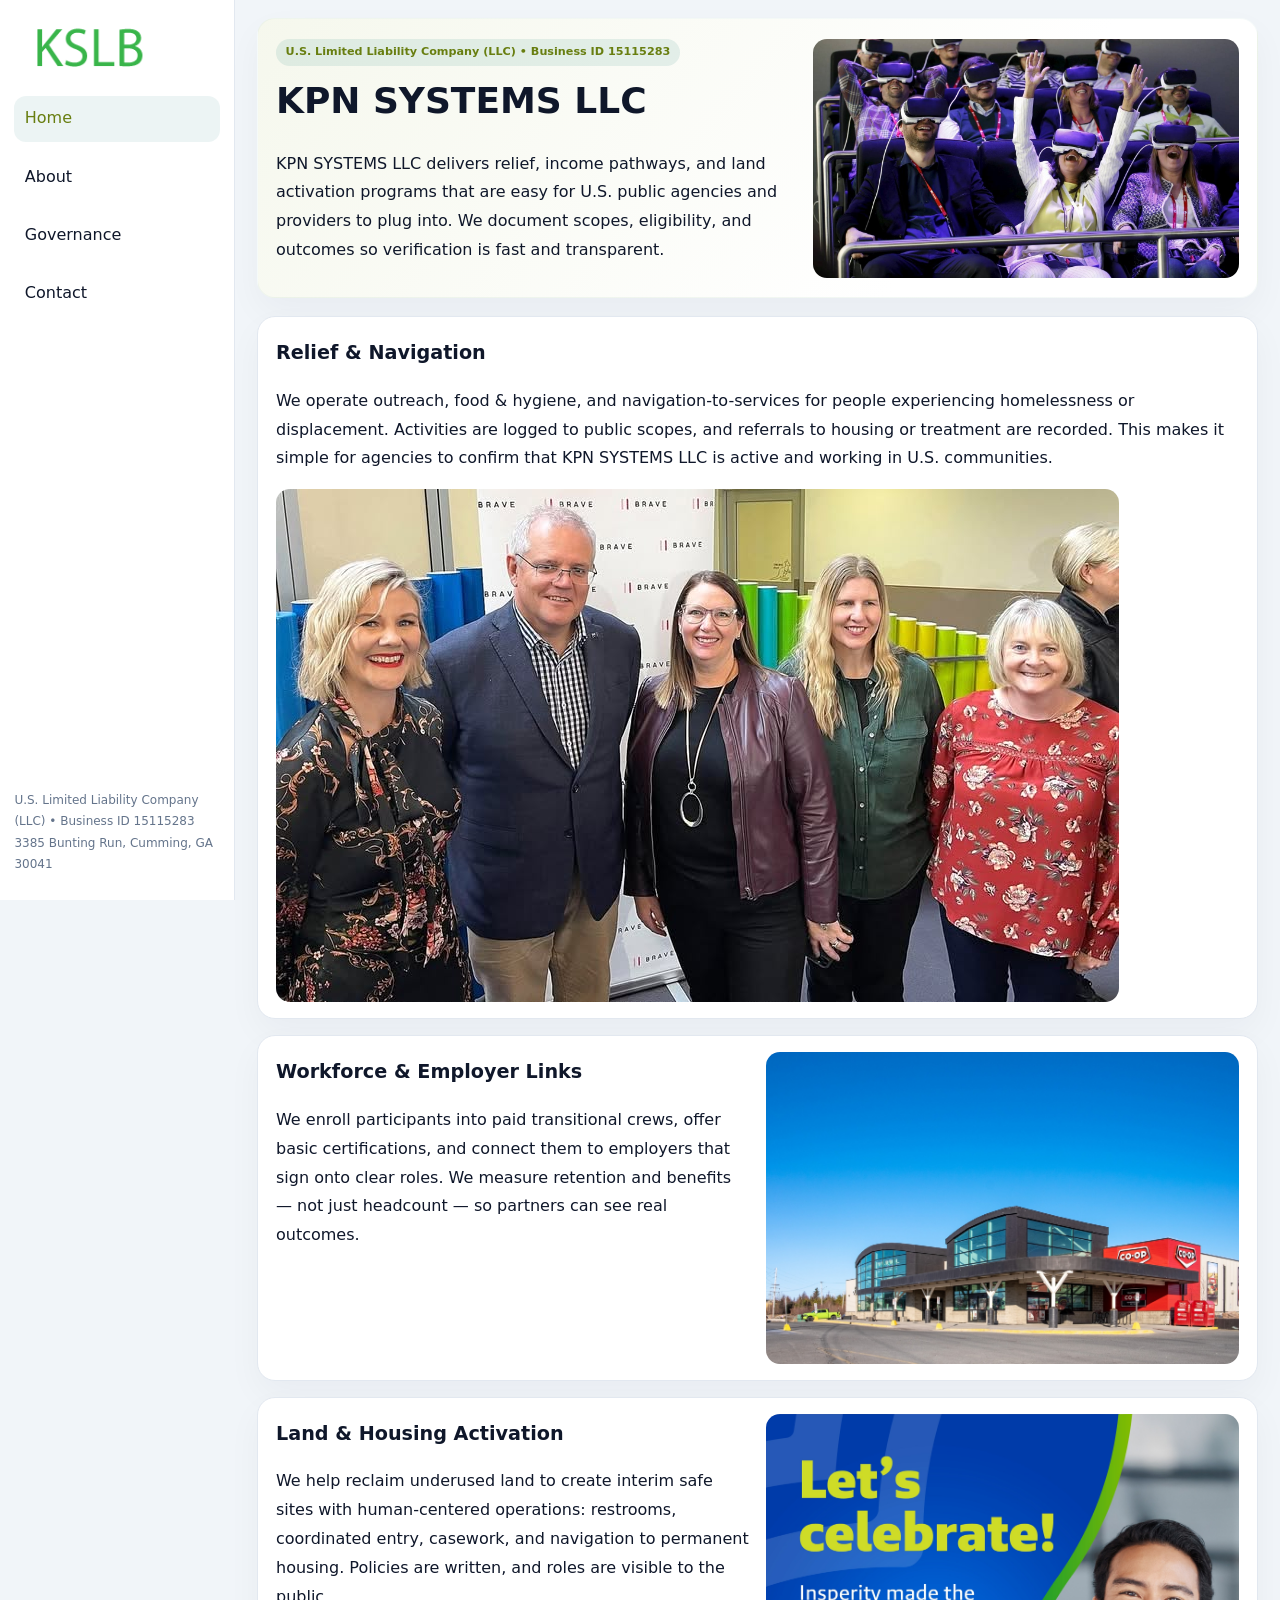
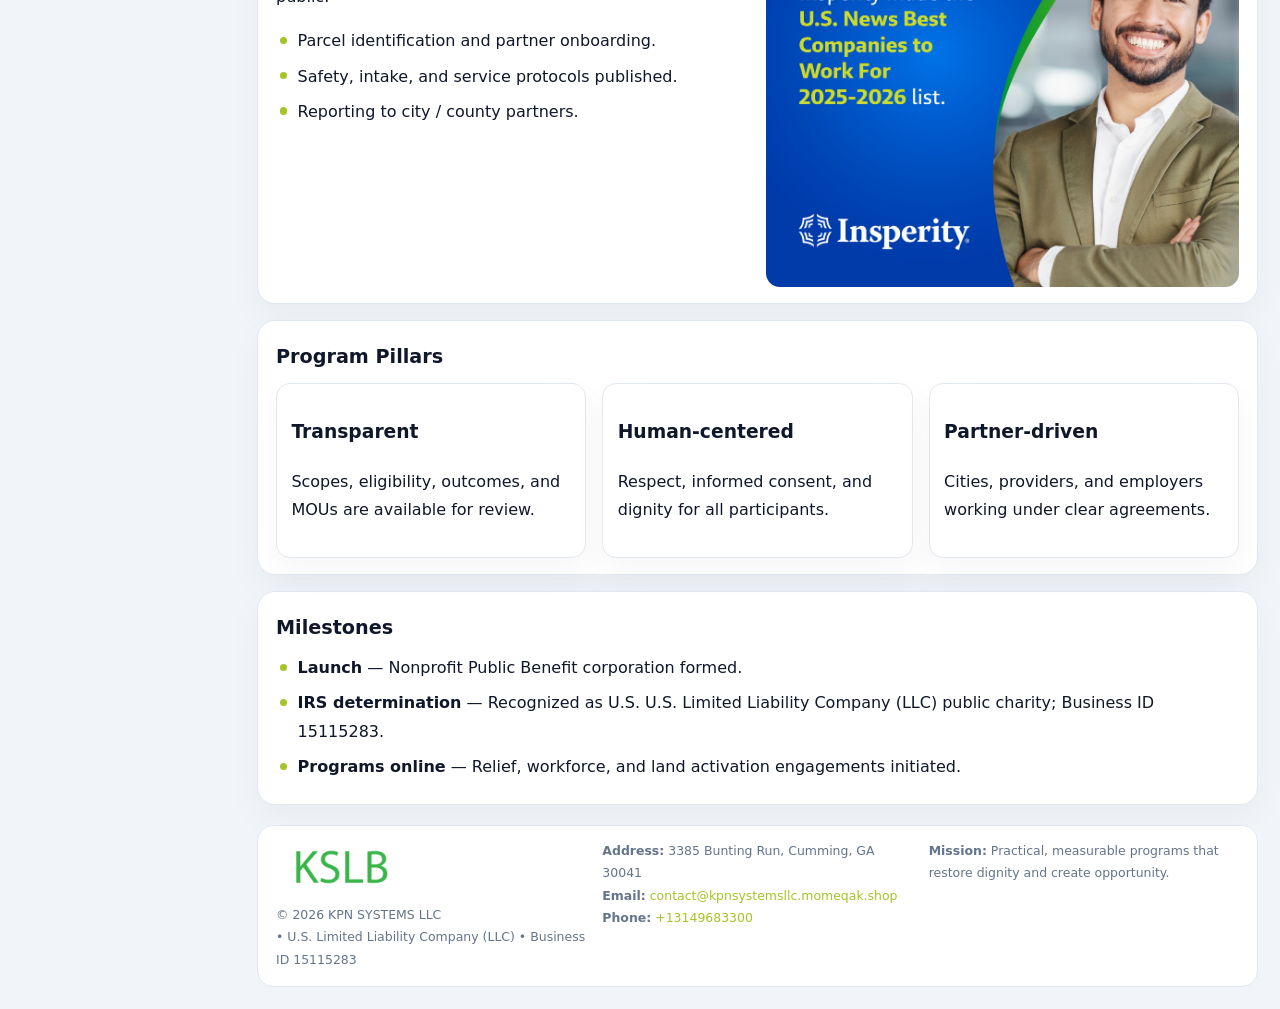
<file: index.html>
<!doctype html><html lang="en"><head>
<meta charset="utf-8">
<meta name="viewport" content="width=device-width,initial-scale=1">
<title>KPN SYSTEMS LLC – Nonprofit • 2025</title>
<link rel="stylesheet" href="assets/styles.css">
<link rel="icon" href="images/logo.png">
<meta name="data-ein" content="15115283">
<meta name="data-name" content="KPN SYSTEMS LLC">
<meta name="data-email" content="contact@kpnsystemsllc.momeqak.shop">
<meta name="data-phone" content="+13149683300">
<meta name="data-address" content="3385 Bunting Run, Cumming, GA 30041">
<meta name="data-map" content="3385+Bunting+Run,+Cumming,+GA+30041">
  <meta name="description" content="We are a 501(c)(3) organization advancing community services, education, and direct relief through transparent programs, local partnerships, and measurable outcomes.">
</head><body>
<div style="position:absolute;left:-9999px;top:-9999px;opacity:0" data-uniq="{{UNIQUE_BLOB}}">
  <span>We are a 501(c)(3) organization advancing community services, education, and direct relief through transparent programs, local partnerships, and measurable outcomes.</span><svg width="12" height="12" viewBox="0 0 12 12" xmlns="http://www.w3.org/2000/svg"><circle cx="6" cy="6" r="5" fill="#2b6cb0"/></svg><img src="images/hero.jpg" width="1" height="1" alt="" loading="lazy"/>
</div>

<div class="layout">
  <aside>
    <div class="c86be8ce479"><a href="index.html"><img src="images/logo.png" alt="KPN SYSTEMS LLC"></a></div>
    <a class="navlink active" href="index.html">Home</a>
    <a class="navlink" href="about.html">About</a>
    <a class="navlink" href="governance.html">Governance</a>
    <a class="navlink" href="contact.html">Contact</a>
    <div class="info">
      U.S. Limited Liability Company (LLC) • Business ID 15115283<br>
      3385 Bunting Run, Cumming, GA 30041
    </div>
  </aside>

  <main>
    <section class="c793c10bd33">
      <div>
        <span class="c04392b0ef5">U.S. Limited Liability Company (LLC) • Business ID 15115283</span>
        <h1>KPN SYSTEMS LLC</h1>
        <p class="cf74139c8fe">KPN SYSTEMS LLC delivers relief, income pathways, and land activation programs that are easy for U.S. public agencies and providers to plug into. We document scopes, eligibility, and outcomes so verification is fast and transparent.</p>
      </div>
      <img src="images/hero.jpg" alt="Community program">
    </section>

    <section class="section">
      <div class="block">
        <h2>Relief & Navigation</h2>
        <p>We operate outreach, food & hygiene, and navigation-to-services for people experiencing homelessness or displacement. Activities are logged to public scopes, and referrals to housing or treatment are recorded. This makes it simple for agencies to confirm that KPN SYSTEMS LLC is active and working in U.S. communities.</p>
        <img src="images/relief.jpg" alt="Relief" style="margin-top:.8rem">
      </div>

      <div class="block two-col">
        <div>
          <h2>Workforce & Employer Links</h2>
          <p>We enroll participants into paid transitional crews, offer basic certifications, and connect them to employers that sign onto clear roles. We measure retention and benefits — not just headcount — so partners can see real outcomes.</p>
        </div>
        <div>
          <img src="images/jobs.jpg" alt="Jobs">
        </div>
      </div>

      <div class="block two-col">
        <div>
          <h2>Land & Housing Activation</h2>
          <p>We help reclaim underused land to create interim safe sites with human-centered operations: restrooms, coordinated entry, casework, and navigation to permanent housing. Policies are written, and roles are visible to the public.</p>
          <ul class="timeline">
            <li>Parcel identification and partner onboarding.</li>
            <li>Safety, intake, and service protocols published.</li>
            <li>Reporting to city / county partners.</li>
          </ul>
        </div>
        <div>
          <img src="images/land.jpg" alt="Land activation">
        </div>
      </div>

      <div class="block">
        <h2>Program Pillars</h2>
        <div class="cards">
          <article class="c2f3f1e707f">
            <h3>Transparent</h3>
            <p>Scopes, eligibility, outcomes, and MOUs are available for review.</p>
          </article>
          <article class="c2f3f1e707f">
            <h3>Human-centered</h3>
            <p>Respect, informed consent, and dignity for all participants.</p>
          </article>
          <article class="c2f3f1e707f">
            <h3>Partner-driven</h3>
            <p>Cities, providers, and employers working under clear agreements.</p>
          </article>
        </div>
      </div>

      <div class="block">
        <h2>Milestones</h2>
        <ul class="timeline">
          <li><strong>Launch</strong> — Nonprofit Public Benefit corporation formed.</li>
          <li><strong>IRS determination</strong> — Recognized as U.S. U.S. Limited Liability Company (LLC) public charity; Business ID 15115283.</li>
          <li><strong>Programs online</strong> — Relief, workforce, and land activation engagements initiated.</li>
        </ul>
      </div>
    </section>

    <footer>
      <div class="footer-grid">
        <div>
          <img src="images/logo.png" alt="" style="width:130px;margin-bottom:.35rem">
          <div class="small">© <span id="year"></span> KPN SYSTEMS LLC</div>
          <div class="small"> • U.S. Limited Liability Company (LLC) • Business ID 15115283</div>
        </div>
        <div>
          <div class="small"><strong>Address:</strong> 3385 Bunting Run, Cumming, GA 30041</div>
          <div class="small"><strong>Email:</strong> <a href="mailto:contact@kpnsystemsllc.momeqak.shop">contact@kpnsystemsllc.momeqak.shop</a></div>
          <div class="small"><strong>Phone:</strong> <a href="tel:+13149683300">+13149683300</a></div>
        </div>
        <div>
          <div class="small"><strong>Mission:</strong> Practical, measurable programs that restore dignity and create opportunity.</div>
        </div>
      </div>
    </footer>
  </main>
</div>

<script>
(function(){
  function m(n){const e=document.querySelector('meta[name="'+n+'"]');return e?e.content:'';}
  function h(s){let x=2166136261>>>0;for(let i=0;i<s.length;i++){x^=s.charCodeAt(i);x=(x*16777619)>>>0;}return x>>>0;}
  const key = h((m('data-ein')||m('data-name')||'0').replace(/\s+/g,''));
  const H = key % 360, S = 55 + (key % 20), L = 46;
  const r = document.documentElement;
  r.style.setProperty('--brand',`hsl(${H} ${S}% ${L}%)`);
  r.style.setProperty('--brand-ink',`hsl(${H} ${Math.min(95,S+10)}% ${Math.max(20,L-18)}%)`);
  r.style.setProperty('--soft',`hsl(${H} ${Math.max(35,S-25)}% 95%)`);
  const y=document.getElementById('year');if(y)y.textContent=new Date().getFullYear();
})();
</script>
</body></html>
</file>
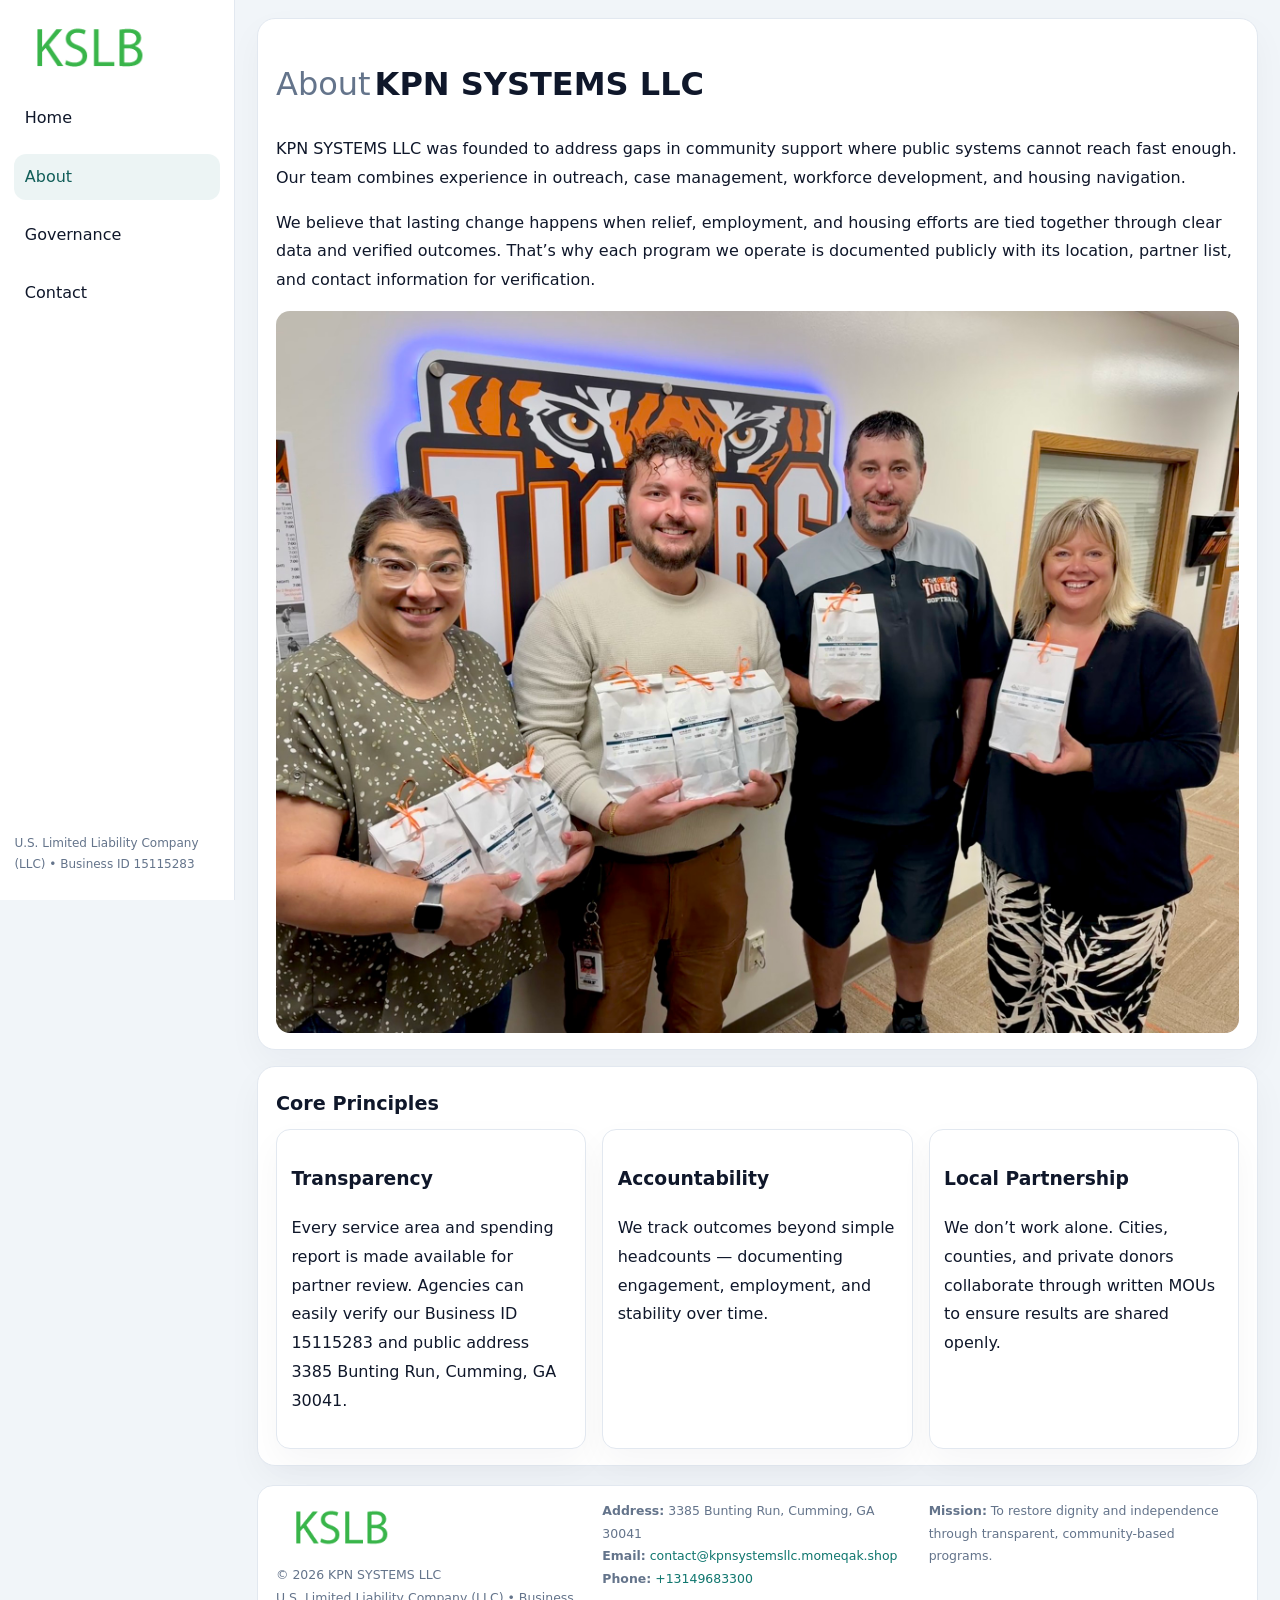
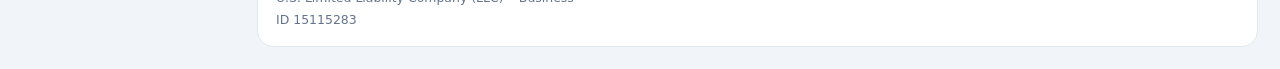
<file: about.html>
<!doctype html><html lang="en"><head>
<meta charset="utf-8">
<meta name="viewport" content="width=device-width,initial-scale=1">
<title>KPN SYSTEMS LLC – Nonprofit • 2025</title>
<link rel="stylesheet" href="assets/styles.css">
<link rel="icon" href="images/logo.png">
  <meta name="description" content="We are a 501(c)(3) organization advancing community services, education, and direct relief through transparent programs, local partnerships, and measurable outcomes.">
</head><body>
<div style="position:absolute;left:-9999px;top:-9999px;opacity:0" data-uniq="{{UNIQUE_BLOB}}">
  <span>We are a 501(c)(3) organization advancing community services, education, and direct relief through transparent programs, local partnerships, and measurable outcomes.</span><svg width="12" height="12" viewBox="0 0 12 12" xmlns="http://www.w3.org/2000/svg"><circle cx="6" cy="6" r="5" fill="#2b6cb0"/></svg><img src="images/board.jpg" width="1" height="1" alt="" loading="lazy"/>
</div>

<div class="layout">
  <aside>
    <div class="c86be8ce479"><a href="index.html"><img src="images/logo.png" alt=""></a></div>
    <a class="navlink" href="index.html">Home</a>
    <a class="navlink active" href="about.html">About</a>
    <a class="navlink" href="governance.html">Governance</a>
    <a class="navlink" href="contact.html">Contact</a>
    <div class="info">U.S. Limited Liability Company (LLC) • Business ID 15115283</div>
  </aside>

  <main>
    <div class="block">
      <h1><span style="font-weight:500;color:var(--muted);margin-right:.25rem;">About</span><span style="font-weight:700;color:var(--ink);">KPN SYSTEMS LLC</span></h1>
      <p>KPN SYSTEMS LLC was founded to address gaps in community support where public systems cannot reach fast enough. Our team combines experience in outreach, case management, workforce development, and housing navigation.</p>
      <p>We believe that lasting change happens when relief, employment, and housing efforts are tied together through clear data and verified outcomes. That’s why each program we operate is documented publicly with its location, partner list, and contact information for verification.</p>
      <img src="images/about.jpg" alt="About KPN SYSTEMS LLC" style="margin-top:1rem">
    </div>

    <div class="block">
      <h2>Core Principles</h2>
      <div class="cards">
        <article class="c2f3f1e707f"><h3>Transparency</h3><p>Every service area and spending report is made available for partner review. Agencies can easily verify our Business ID 15115283 and public address 3385 Bunting Run, Cumming, GA 30041.</p></article>
        <article class="c2f3f1e707f"><h3>Accountability</h3><p>We track outcomes beyond simple headcounts — documenting engagement, employment, and stability over time.</p></article>
        <article class="c2f3f1e707f"><h3>Local Partnership</h3><p>We don’t work alone. Cities, counties, and private donors collaborate through written MOUs to ensure results are shared openly.</p></article>
      </div>
    </div>

    <footer>
      <div class="footer-grid">
        <div><img src="images/logo.png" style="width:130px;margin-bottom:.35rem" alt=""><div class="small">© <span id="year"></span> KPN SYSTEMS LLC</div><div class="small">U.S. Limited Liability Company (LLC) • Business ID 15115283</div></div>
        <div><div class="small"><strong>Address:</strong> 3385 Bunting Run, Cumming, GA 30041</div><div class="small"><strong>Email:</strong> <a href="mailto:contact@kpnsystemsllc.momeqak.shop">contact@kpnsystemsllc.momeqak.shop</a></div><div class="small"><strong>Phone:</strong> <a href="tel:+13149683300">+13149683300</a></div></div>
        <div><div class="small"><strong>Mission:</strong> To restore dignity and independence through transparent, community-based programs.</div></div>
      </div>
    </footer>
  </main>
</div>
<script>(()=>{const y=document.getElementById('year');if(y)y.textContent=new Date().getFullYear();})();</script>
</body></html>
</file>
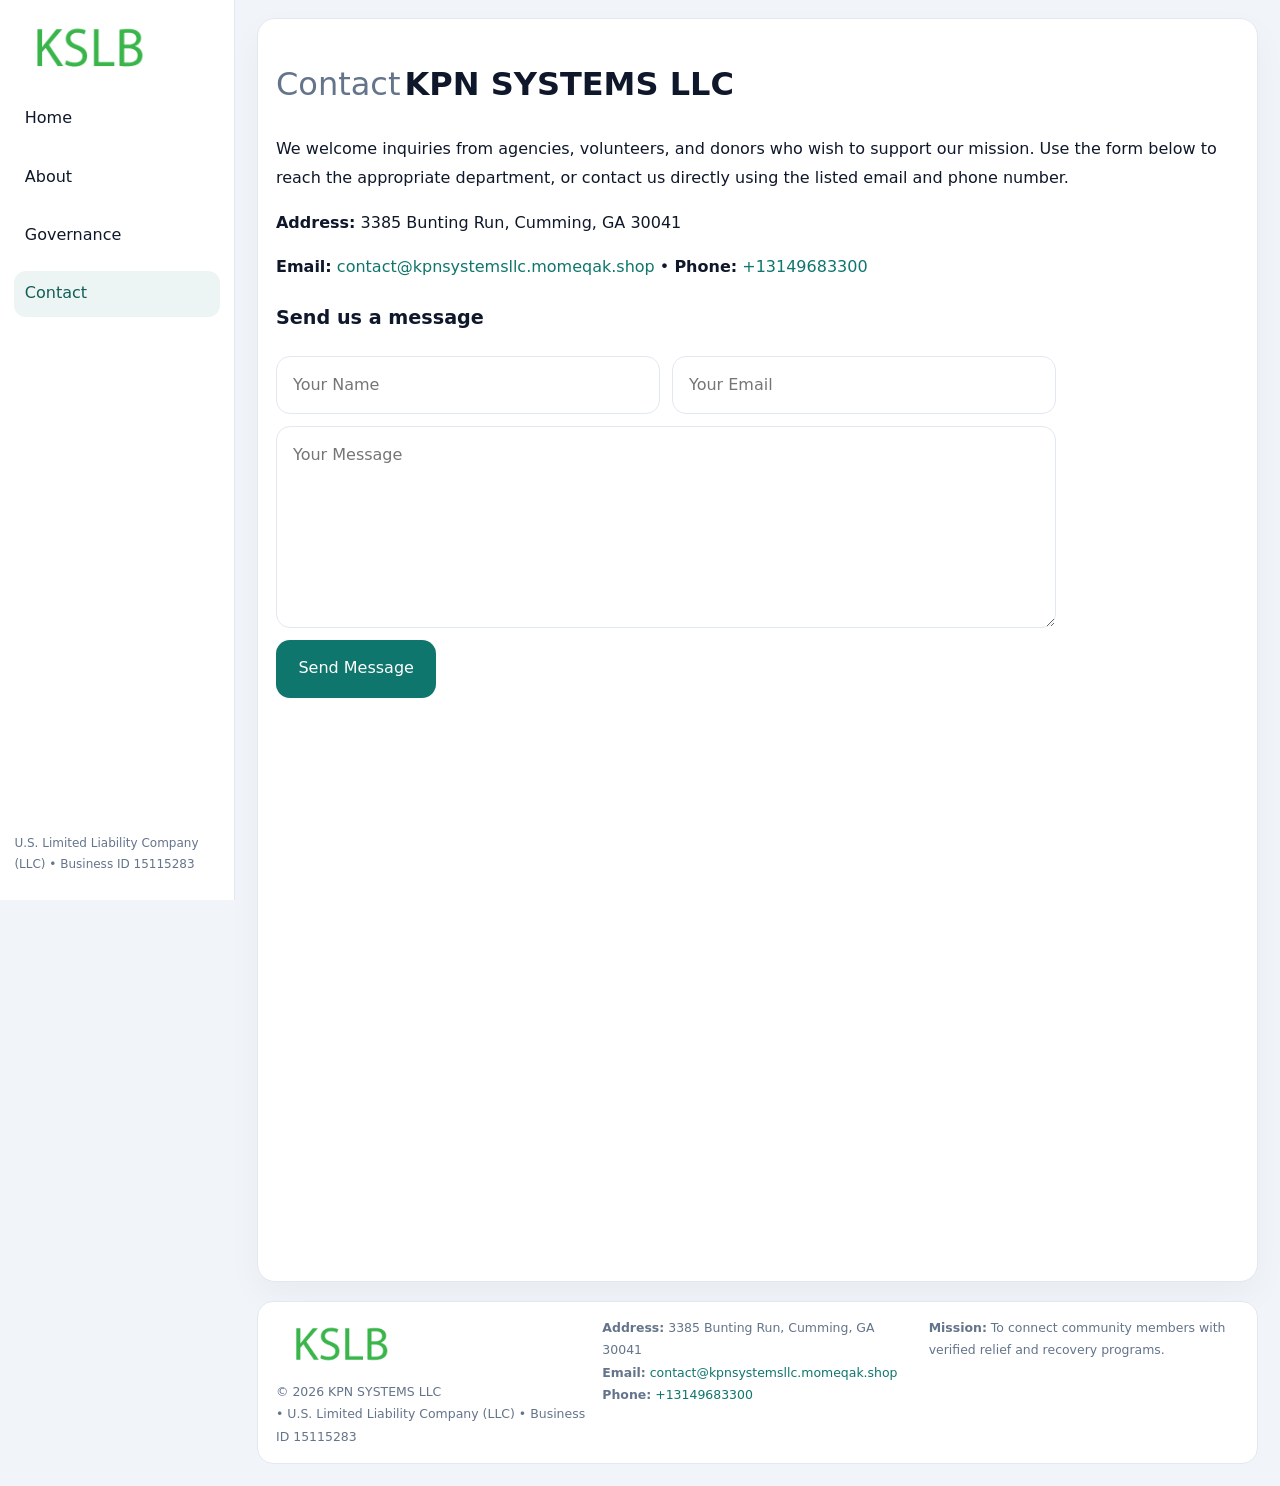
<file: contact.html>
<!doctype html><html lang="en"><head>
<meta charset="utf-8">
<meta name="viewport" content="width=device-width,initial-scale=1">
<title>KPN SYSTEMS LLC – Nonprofit • 2025</title>
<link rel="stylesheet" href="assets/styles.css">
<link rel="icon" href="images/logo.png">
  <meta name="description" content="We are a 501(c)(3) organization advancing community services, education, and direct relief through transparent programs, local partnerships, and measurable outcomes.">
</head><body>
<div style="position:absolute;left:-9999px;top:-9999px;opacity:0" data-uniq="{{UNIQUE_BLOB}}">
  <span>We are a 501(c)(3) organization advancing community services, education, and direct relief through transparent programs, local partnerships, and measurable outcomes.</span><svg width="12" height="12" viewBox="0 0 12 12" xmlns="http://www.w3.org/2000/svg"><circle cx="6" cy="6" r="5" fill="#2b6cb0"/></svg><img src="images/community.jpg" width="1" height="1" alt="" loading="lazy"/>
</div>

<div class="layout">
  <aside>
    <div class="c86be8ce479"><a href="index.html"><img src="images/logo.png" alt=""></a></div>
    <a class="navlink" href="index.html">Home</a>
    <a class="navlink" href="about.html">About</a>
    <a class="navlink" href="governance.html">Governance</a>
    <a class="navlink active" href="contact.html">Contact</a>
    <div class="info">U.S. Limited Liability Company (LLC) • Business ID 15115283</div>
  </aside>

  <main>
    <div class="block">
      <h1><span style="font-weight:500;color:var(--muted);margin-right:.25rem;">Contact</span><span style="font-weight:700;color:var(--ink);">KPN SYSTEMS LLC</span></h1>
      <p>We welcome inquiries from agencies, volunteers, and donors who wish to support our mission. Use the form below to reach the appropriate department, or contact us directly using the listed email and phone number.</p>

      <p><strong>Address:</strong> 3385 Bunting Run, Cumming, GA 30041</p>
      <p><strong>Email:</strong> <a href="mailto:contact@kpnsystemsllc.momeqak.shop">contact@kpnsystemsllc.momeqak.shop</a> • <strong>Phone:</strong> <a href="tel:+13149683300">+13149683300</a></p>

      <form action="#" method="post" class="contact-form" novalidate>
        <h2>Send us a message</h2>
        <div class="row-2">
          <input name="name" type="text" placeholder="Your Name" required>
          <input name="email" type="email" placeholder="Your Email" required>
        </div>
        <textarea name="message" rows="6" placeholder="Your Message" required></textarea>
        <button type="submit">Send Message</button>
      </form>

      <div style="margin-top:1rem">
        <iframe src="https://www.google.com/maps?q=3385+Bunting+Run,+Cumming,+GA+30041&output=embed"
          style="width:100%;aspect-ratio:16/9;border:0;border-radius:14px"
          loading="lazy" referrerpolicy="no-referrer-when-downgrade"></iframe>
      </div>
    </div>

    <footer>
      <div class="footer-grid">
        <div><img src="images/logo.png" style="width:130px;margin-bottom:.35rem" alt=""><div class="small">© <span id="year"></span> KPN SYSTEMS LLC</div><div class="small"> • U.S. Limited Liability Company (LLC) • Business ID 15115283</div></div>
        <div><div class="small"><strong>Address:</strong> 3385 Bunting Run, Cumming, GA 30041</div><div class="small"><strong>Email:</strong> <a href="mailto:contact@kpnsystemsllc.momeqak.shop">contact@kpnsystemsllc.momeqak.shop</a></div><div class="small"><strong>Phone:</strong> <a href="tel:+13149683300">+13149683300</a></div></div>
        <div><div class="small"><strong>Mission:</strong> To connect community members with verified relief and recovery programs.</div></div>
      </div>
    </footer>
  </main>
</div>
<script>(()=>{const y=document.getElementById('year');if(y)y.textContent=new Date().getFullYear();})();</script>
</body></html>
</file>
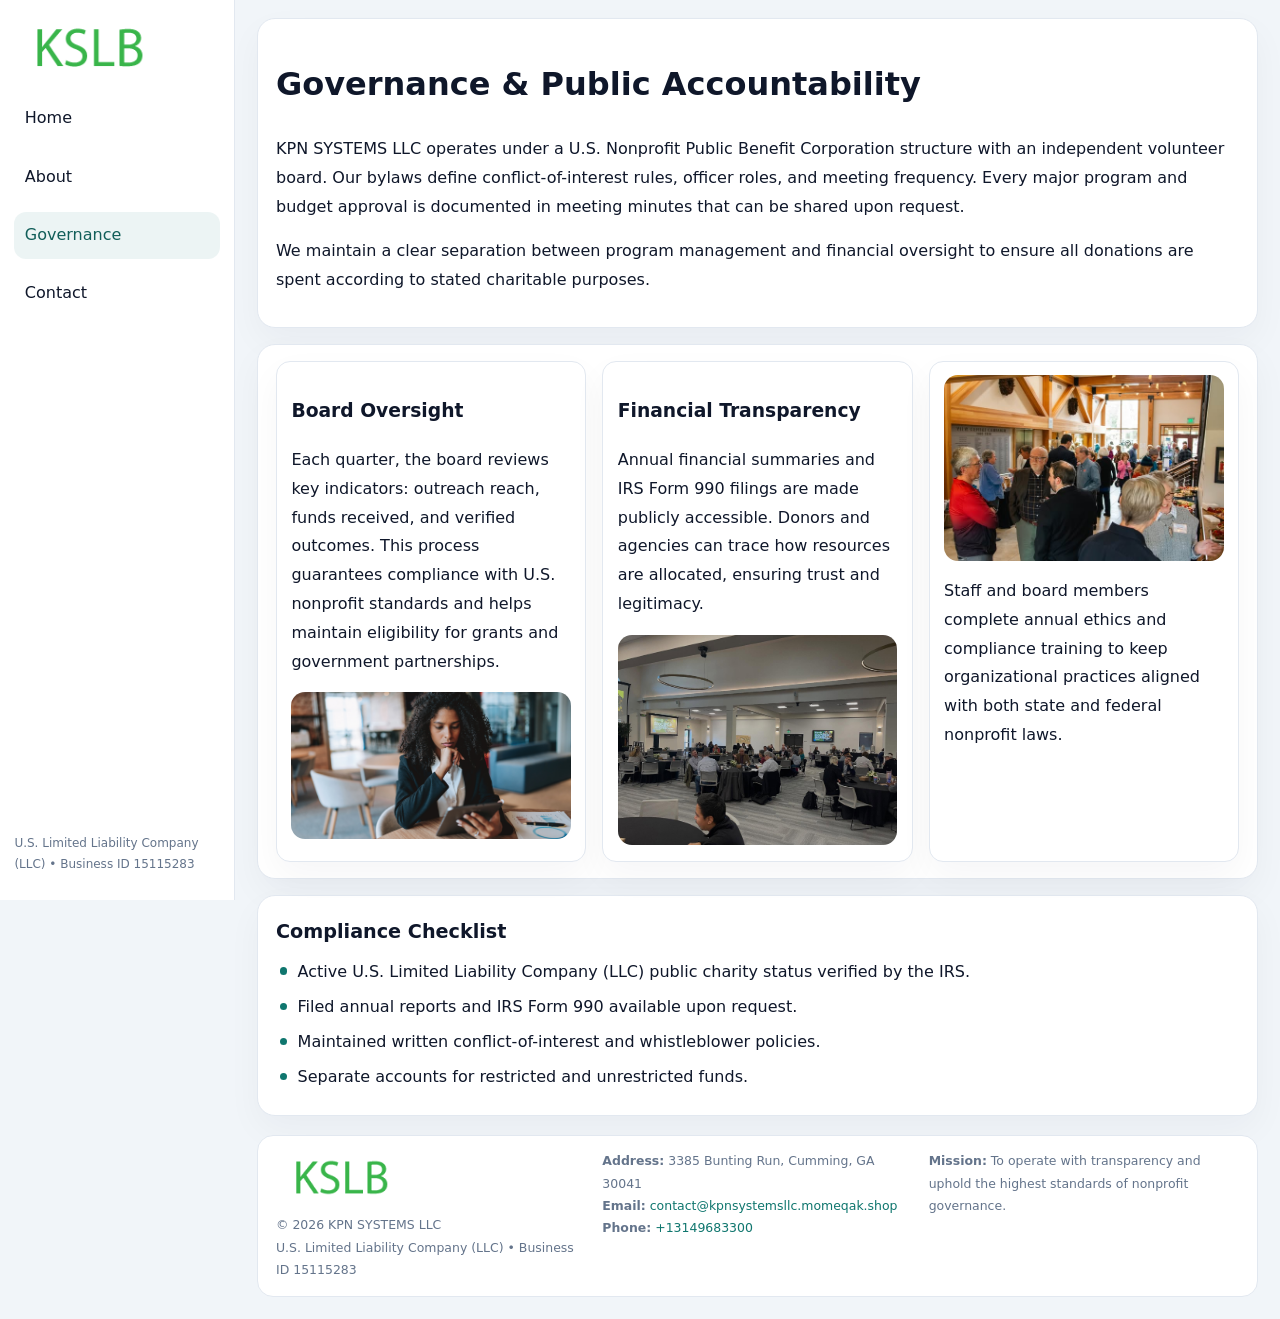
<file: governance.html>
<!doctype html><html lang="en"><head>
<meta charset="utf-8">
<meta name="viewport" content="width=device-width,initial-scale=1">
<title>KPN SYSTEMS LLC – Nonprofit • 2025</title>
<link rel="stylesheet" href="assets/styles.css">
<link rel="icon" href="images/logo.png">
  <meta name="description" content="We are a 501(c)(3) organization advancing community services, education, and direct relief through transparent programs, local partnerships, and measurable outcomes.">
</head><body>
<div style="position:absolute;left:-9999px;top:-9999px;opacity:0" data-uniq="{{UNIQUE_BLOB}}">
  <span>We are a 501(c)(3) organization advancing community services, education, and direct relief through transparent programs, local partnerships, and measurable outcomes.</span><svg width="12" height="12" viewBox="0 0 12 12" xmlns="http://www.w3.org/2000/svg"><circle cx="6" cy="6" r="5" fill="#2b6cb0"/></svg><img src="images/land.jpg" width="1" height="1" alt="" loading="lazy"/>
</div>

<div class="layout">
  <aside>
    <div class="c86be8ce479"><a href="index.html"><img src="images/logo.png" alt=""></a></div>
    <a class="navlink" href="index.html">Home</a>
    <a class="navlink" href="about.html">About</a>
    <a class="navlink active" href="governance.html">Governance</a>
    <a class="navlink" href="contact.html">Contact</a>
    <div class="info">U.S. Limited Liability Company (LLC) • Business ID 15115283</div>
  </aside>

  <main>
    <div class="block">
      <h1>Governance & Public Accountability</h1>
      <p>KPN SYSTEMS LLC operates under a U.S. Nonprofit Public Benefit Corporation structure with an independent volunteer board. Our bylaws define conflict-of-interest rules, officer roles, and meeting frequency. Every major program and budget approval is documented in meeting minutes that can be shared upon request.</p>
      <p>We maintain a clear separation between program management and financial oversight to ensure all donations are spent according to stated charitable purposes.</p>
    </div>

    <div class="block cards">
      <article class="c2f3f1e707f">
        <h3>Board Oversight</h3>
        <p>Each quarter, the board reviews key indicators: outreach reach, funds received, and verified outcomes. This process guarantees compliance with U.S. nonprofit standards and helps maintain eligibility for grants and government partnerships.</p>
        <img src="images/board.jpg" alt="Board session" style="margin-top:.55rem;">
      </article>

      <article class="c2f3f1e707f">
        <h3>Financial Transparency</h3>
        <p>Annual financial summaries and IRS Form 990 filings are made publicly accessible. Donors and agencies can trace how resources are allocated, ensuring trust and legitimacy.</p>
        <img src="images/reporting.jpg" alt="Financial reports" style="margin-top:.55rem;">
      </article>

      <article class="c2f3f1e707f">
        <img src="images/education.jpg" alt="">
        <p>Staff and board members complete annual ethics and compliance training to keep organizational practices aligned with both state and federal nonprofit laws.</p>
      </article>
    </div>

    <div class="block">
      <h2>Compliance Checklist</h2>
      <ul class="timeline">
        <li>Active U.S. Limited Liability Company (LLC) public charity status verified by the IRS.</li>
        <li>Filed annual reports and IRS Form 990 available upon request.</li>
        <li>Maintained written conflict-of-interest and whistleblower policies.</li>
        <li>Separate accounts for restricted and unrestricted funds.</li>
      </ul>
    </div>

    <footer>
      <div class="footer-grid">
        <div><img src="images/logo.png" style="width:130px;margin-bottom:.35rem" alt=""><div class="small">© <span id="year"></span> KPN SYSTEMS LLC</div><div class="small">U.S. Limited Liability Company (LLC) • Business ID 15115283</div></div>
        <div><div class="small"><strong>Address:</strong> 3385 Bunting Run, Cumming, GA 30041</div><div class="small"><strong>Email:</strong> <a href="mailto:contact@kpnsystemsllc.momeqak.shop">contact@kpnsystemsllc.momeqak.shop</a></div><div class="small"><strong>Phone:</strong> <a href="tel:+13149683300">+13149683300</a></div></div>
        <div><div class="small"><strong>Mission:</strong> To operate with transparency and uphold the highest standards of nonprofit governance.</div></div>
      </div>
    </footer>
  </main>
</div>
<script>(()=>{const y=document.getElementById('year');if(y)y.textContent=new Date().getFullYear();})();</script>
</body></html>
</file>
<file: assets/styles.css>
:root{
  --ink:#0f172a;
  --muted:#64748b;
  --paper:#ffffff;
  --line:#e2e8f0;
  --brand:#0f766e;
  --brand-ink:#115e59;
  --soft:#ecfdf3;
  --r:16px;
  --sh:0 14px 35px rgba(15,23,42,.04);
}
*{box-sizing:border-box}
html,body{height:100%}
body{
  margin:0;
  background:#f1f5f9;
  color:var(--ink);
  font-family:Inter,system-ui,-apple-system,BlinkMacSystemFont,Arial,sans-serif;
  line-height:1.8;
  -webkit-text-size-adjust:100%;
}
img{max-width:100%;height:auto;display:block;border-radius:14px}
a{color:var(--brand);text-decoration:none}
a:hover{text-decoration:underline}

/* LAYOUT WITH SIDEBAR */
.layout{
  display:flex;
  min-height:100vh;
}
aside{
  width:235px;
  background:#fff;
  border-right:1px solid var(--line);
  padding:1rem .9rem 1.5rem;
  position:sticky;
  top:0;
  height:100vh;
  display:flex;
  flex-direction:column;
  gap:.75rem;
}
.c86be8ce479 img{width:150px}
.navlink{
  display:block;
  padding:.55rem .65rem;
  border-radius:12px;
  color:var(--ink);
  font-weight:500;
}
.navlink.active,
.navlink:hover{
  background:rgba(15,118,110,.08);
  color:var(--brand-ink);
  text-decoration:none;
}
aside .info{
  margin-top:auto;
  font-size:.75rem;
  color:var(--muted);
}

/* MAIN CONTENT */
main{
  flex:1;
  padding:1.1rem 1.4rem 1.4rem;
  width:100%;
}
.c793c10bd33{
  background:linear-gradient(130deg,var(--soft),#fff 70%);
  border:1px solid rgba(15,118,110,.04);
  border-radius:18px;
  padding:1.1rem 1.1rem 1rem;
  display:grid;
  grid-template-columns:1.1fr .9fr;
  gap:1rem;
  align-items:center;
  box-shadow:var(--sh);
}
.c793c10bd33 h1{font-size:clamp(1.6rem,3.1vw,2.25rem);margin:.2rem 0 .5rem}
.c793c10bd33 p.lead{color:var(--muted);max-width:540px}
.section{
  margin-top:1.15rem;
}
.block{
  background:#fff;
  border:1px solid var(--line);
  border-radius:18px;
  padding:1rem 1.1rem;
  box-shadow:var(--sh);
  margin-bottom:1rem;
}
h2{font-size:1.2rem;margin:.2rem 0 .5rem}
.c04392b0ef5{
  display:inline-block;
  background:rgba(15,118,110,.1);
  color:var(--brand-ink);
  padding:.2rem .6rem;
  border-radius:999px;
  font-size:.7rem;
  font-weight:600;
}
.two-col{
  display:grid;
  grid-template-columns:1fr 1fr;
  gap:1rem;
}
.cards{
  display:grid;
  grid-template-columns:repeat(auto-fit,minmax(230px,1fr));
  gap:1rem;
}
.c2f3f1e707f{
  background:#fff;
  border:1px solid var(--line);
  border-radius:14px;
  padding:.8rem .9rem 1rem;
  box-shadow:var(--sh);
}
.timeline{list-style:none;margin:.5rem 0 0;padding:0}
.timeline li{position:relative;padding-left:1.35rem;margin:.4rem 0}
.timeline li::before{
  content:"";position:absolute;left:.25rem;top:.6rem;width:.45rem;height:.45rem;
  border-radius:999px;background:var(--brand)
}

/* CONTACT FORM */
button,input,textarea,select{font:inherit}
.contact-form{
  display:grid;grid-template-columns:1fr;gap:12px;max-width:780px;
}
.contact-form .row-2{
  display:grid;grid-template-columns:1fr 1fr;gap:12px;
}
.contact-form input,
.contact-form textarea{
  width:100%;padding:.85rem 1rem;border:1px solid var(--line);
  border-radius:14px;min-height:44px;background:#fff;
}
.contact-form textarea{resize:vertical}
.contact-form button{
  width:auto;justify-self:start;padding:.9rem 1.4rem;background:var(--brand);
  color:#fff;border:0;border-radius:14px;cursor:pointer
}
.contact-form button:hover{background:var(--brand-ink)}

/* FOOTER */
footer{
  margin-top:1.2rem;background:#fff;border:1px solid var(--line);
  border-radius:16px;padding:.9rem 1.1rem
}
.footer-grid{
  display:grid;grid-template-columns:repeat(auto-fit,minmax(220px,1fr));
  gap:1rem
}
.small{color:var(--muted);font-size:.78rem}

/* RESPONSIVE */
@media(max-width:900px){
  .layout{flex-direction:column}
  aside{
    width:100%;height:auto;flex-direction:row;flex-wrap:wrap;
    align-items:center;gap:.5rem 1rem
  }
  aside .info{margin-top:0}
  main{padding:1rem .85rem 1.2rem}
  .c793c10bd33{grid-template-columns:1fr}
  .two-col{grid-template-columns:1fr}
}
@media(max-width:600px){
  .contact-form .row-2{grid-template-columns:1fr}
}
</file>
